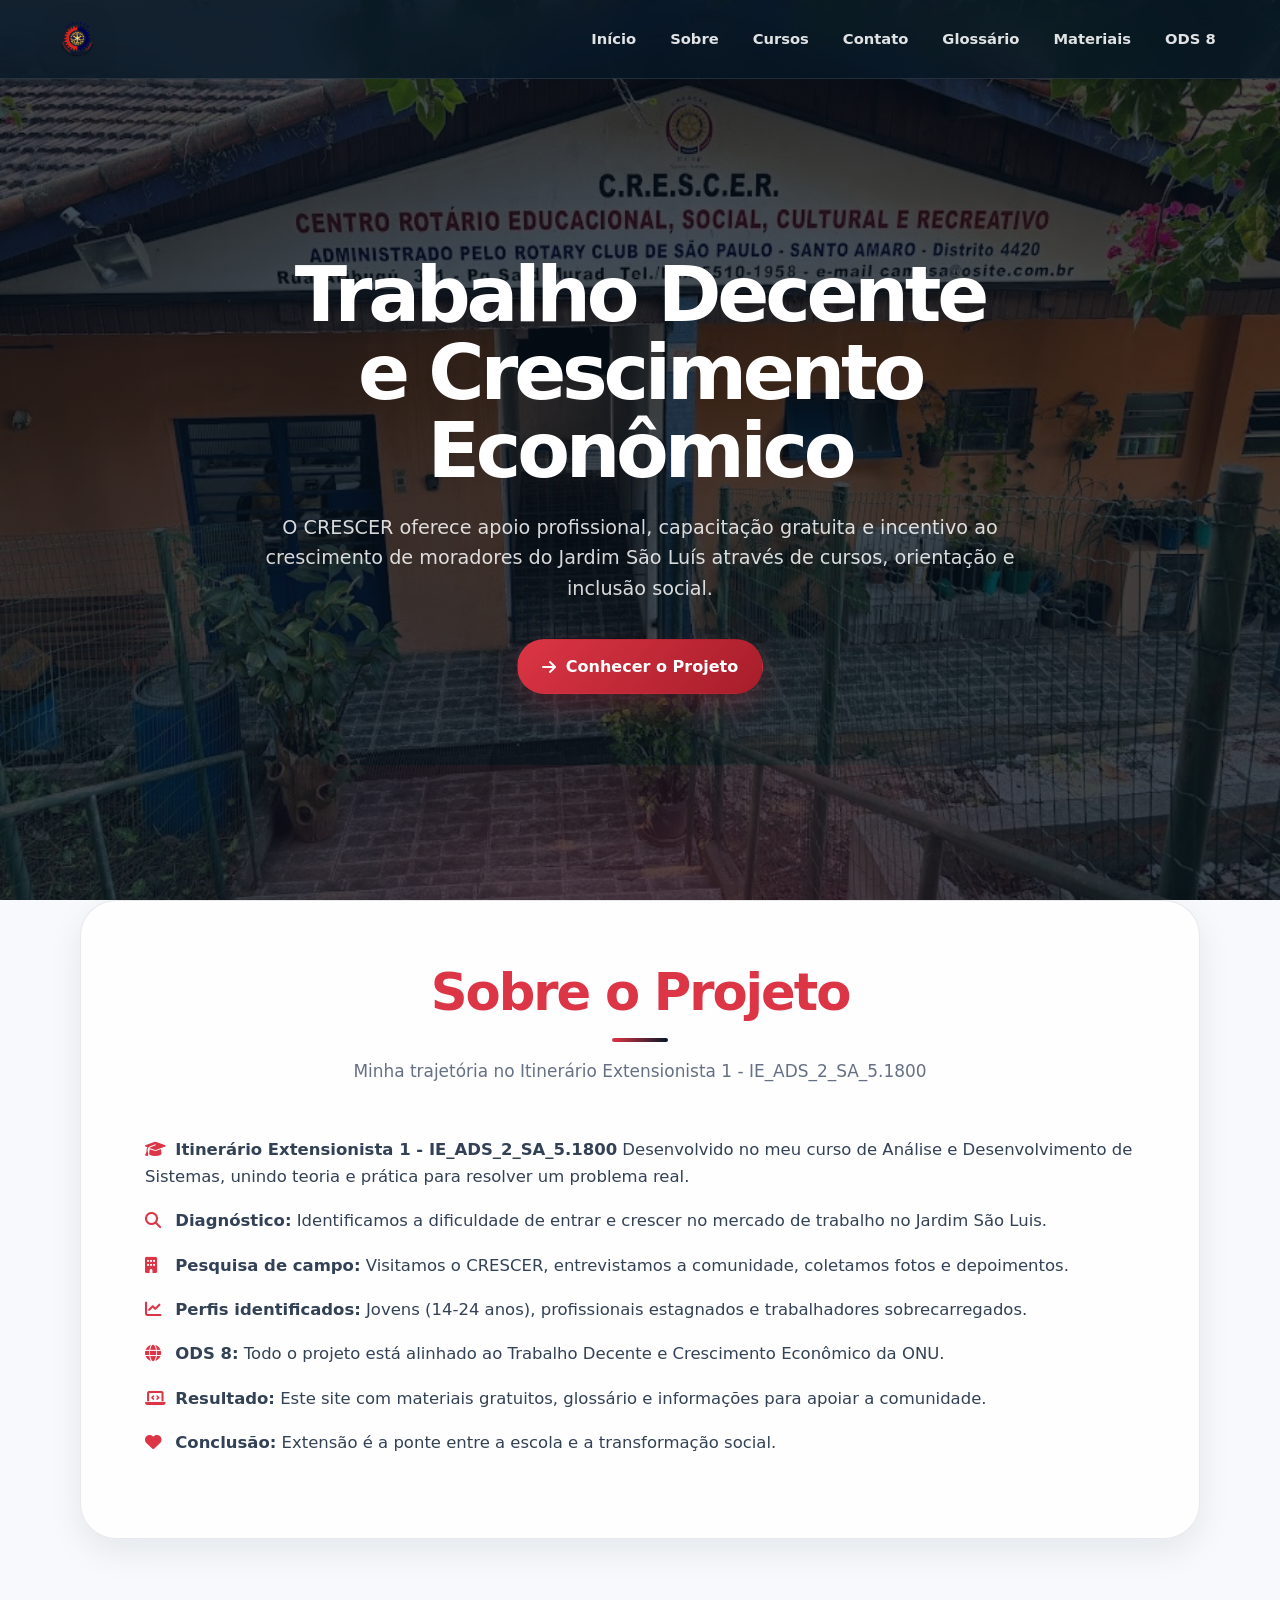
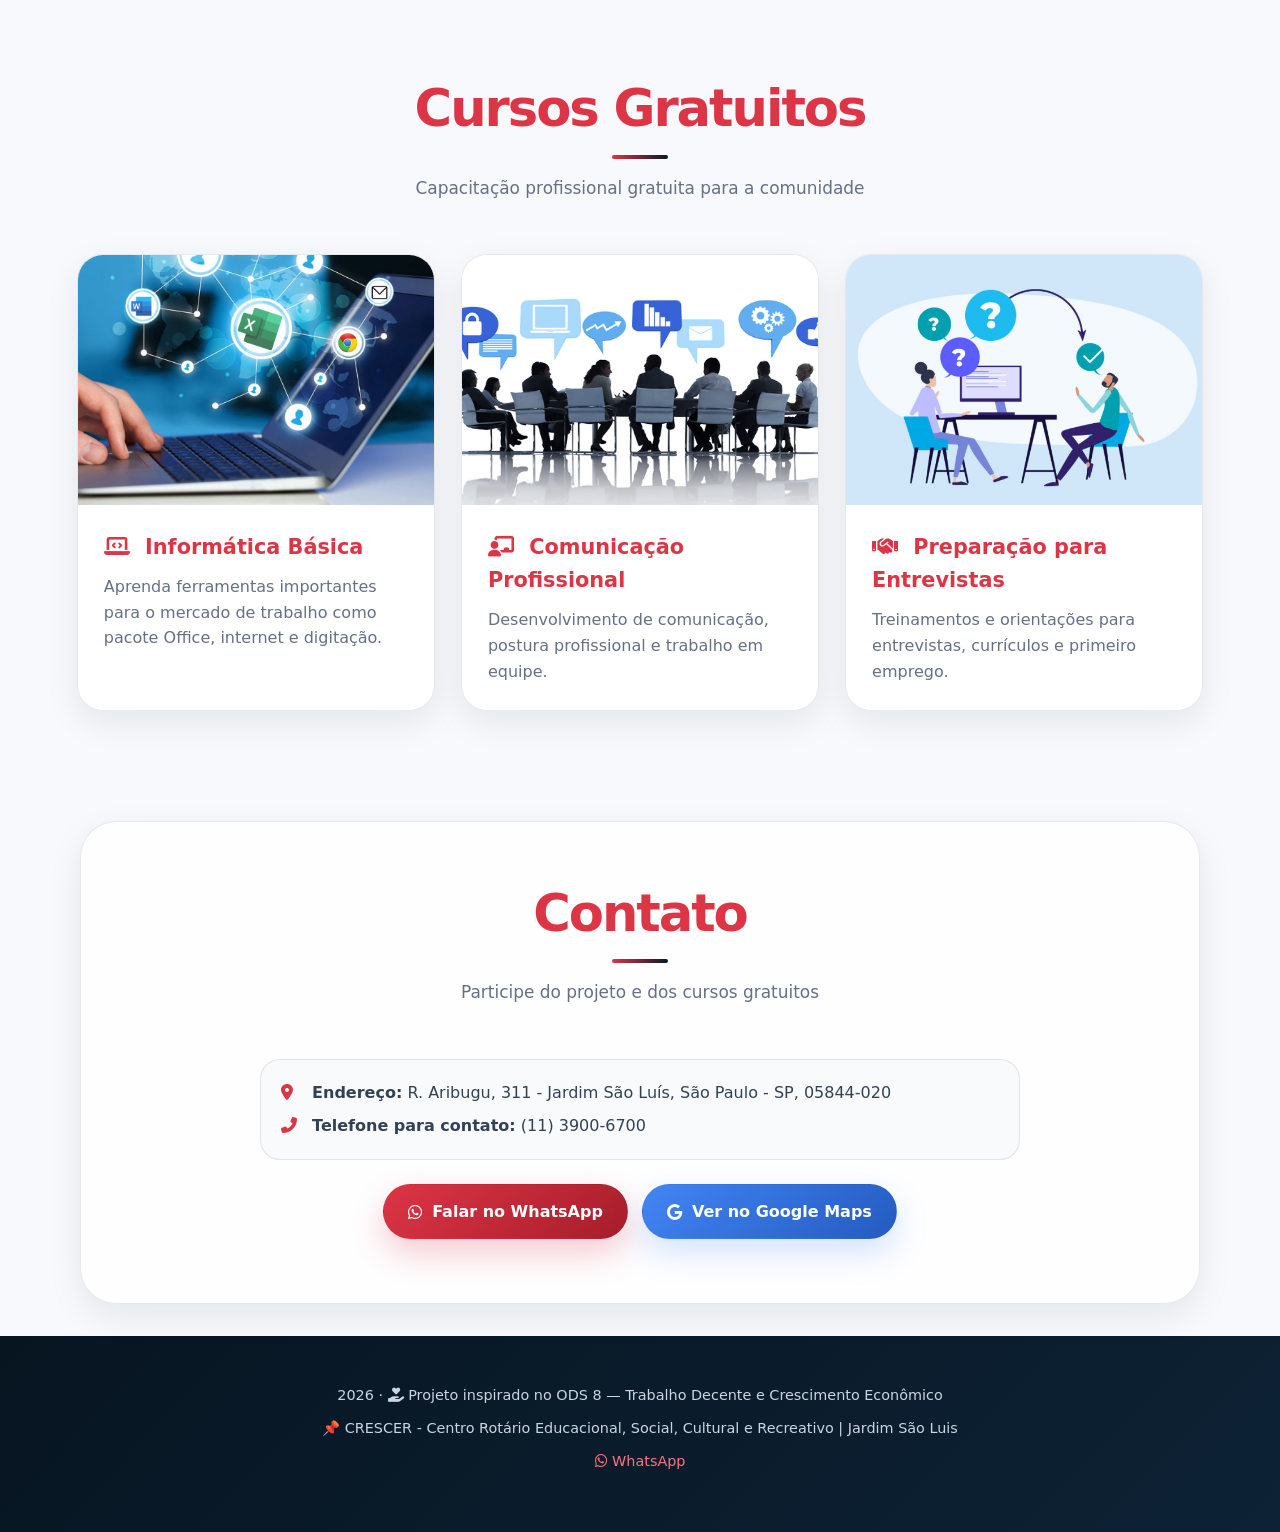
<file: index.html>
<!DOCTYPE html>
<html lang="pt-BR">
<head>
<meta charset="UTF-8">
<meta name="viewport" content="width=device-width, initial-scale=1.0">
<meta name="description" content="CRESCER - Centro Rotário Educacional, Social, Cultural e Recreativo. Capacitação gratuita e trabalho decente no Jardim São Luis.">
<title>CRESCER - Trabalho Decente e Crescimento Econômico</title>



<meta name="theme-color" content="#081827">
<meta name="color-scheme" content="light">
<meta name="author" content="Projeto CRESCER">
<link rel="preconnect" href="https://cdnjs.cloudflare.com">
<link rel="stylesheet" href="https://cdnjs.cloudflare.com/ajax/libs/font-awesome/6.7.2/css/all.min.css">
<link rel="stylesheet" href="styles.css">
<script src="app.js" defer></script>

</head>
<body>
<!-- Atualização humana — outubro de 2026: visual, acessibilidade e navegação revisados. -->

<header>
    <nav>
        <div class="logo">
            <img src="img/LOGO CRESCER.png" alt="Logo CRESCER">
        </div>
        <ul>
            <li><a href="#inicio">Início</a></li>
            <li><a href="#sobre">Sobre</a></li>
            <li><a href="#cursos">Cursos</a></li>
            <li><a href="#contato">Contato</a></li>
            <li><a href="glossario.html">Glossário</a></li>
            <li><a href="materiais.html">Materiais</a></li>
            <li><a href="ods8.html">ODS 8</a></li>
        </ul>
    </nav>
</header>

<!-- BANNER HERO - SEM LUZ BRANCA -->
<section class="banner" id="inicio">
    <div class="banner-content">
        <h1>Trabalho Decente<br>e Crescimento Econômico</h1>
        <p>O CRESCER oferece apoio profissional, capacitação gratuita e incentivo ao crescimento de moradores do Jardim São Luís através de cursos, orientação e inclusão social.</p>
        <a href="#cursos" class="btn"><i class="fas fa-arrow-right"></i> Conhecer o Projeto</a>
    </div>
</section>

<!-- SOBRE - TRAJETÓRIA NO ITINERÁRIO -->
<section class="sobre" id="sobre">
    <div class="titulo">
        <h2>Sobre o Projeto</h2>
        <p>Minha trajetória no Itinerário Extensionista 1 - IE_ADS_2_SA_5.1800</p>
    </div>
    <div class="sobre-container">
        <div class="sobre-texto">
            <p><i class="fas fa-graduation-cap" style="color:#dc3545;"></i> <strong>Itinerário Extensionista 1 - IE_ADS_2_SA_5.1800</strong> Desenvolvido no meu curso de Análise e Desenvolvimento de Sistemas, unindo teoria e prática para resolver um problema real.</p>
            <p><i class="fas fa-search" style="color:#dc3545;"></i> <strong>Diagnóstico:</strong> Identificamos a dificuldade de entrar e crescer no mercado de trabalho no Jardim São Luis.</p>
            <p><i class="fas fa-building" style="color:#dc3545;"></i> <strong>Pesquisa de campo:</strong> Visitamos o CRESCER, entrevistamos a comunidade, coletamos fotos e depoimentos.</p>
            <p><i class="fas fa-chart-line" style="color:#dc3545;"></i> <strong>Perfis identificados:</strong> Jovens (14-24 anos), profissionais estagnados e trabalhadores sobrecarregados.</p>
            <p><i class="fas fa-globe" style="color:#dc3545;"></i> <strong>ODS 8:</strong> Todo o projeto está alinhado ao Trabalho Decente e Crescimento Econômico da ONU.</p>
            <p><i class="fas fa-laptop-code" style="color:#dc3545;"></i> <strong>Resultado:</strong> Este site com materiais gratuitos, glossário e informações para apoiar a comunidade.</p>
            <p><i class="fas fa-heart" style="color:#dc3545;"></i> <strong>Conclusão:</strong> Extensão é a ponte entre a escola e a transformação social.</p>
        </div>
    </div>
</section>

<!-- CURSOS -->
<section id="cursos">
    <div class="titulo">
        <h2>Cursos Gratuitos</h2>
        <p>Capacitação profissional gratuita para a comunidade</p>
    </div>
    <div class="cards">
        <div class="card">
            <img src="img/informática básica.png" alt="Informática Básica">
            <div class="card-content">
                <h3><i class="fas fa-laptop-code"></i> Informática Básica</h3>
                <p>Aprenda ferramentas importantes para o mercado de trabalho como pacote Office, internet e digitação.</p>
            </div>
        </div>
        <div class="card">
            <img src="img/comunicação profissional.jpeg" alt="Comunicação Profissional">
            <div class="card-content">
                <h3><i class="fas fa-chalkboard-user"></i> Comunicação Profissional</h3>
                <p>Desenvolvimento de comunicação, postura profissional e trabalho em equipe.</p>
            </div>
        </div>
        <div class="card">
            <img src="img/preparação entrevista.jpg" alt="Preparação para Entrevistas">
            <div class="card-content">
                <h3><i class="fas fa-handshake"></i> Preparação para Entrevistas</h3>
                <p>Treinamentos e orientações para entrevistas, currículos e primeiro emprego.</p>
            </div>
        </div>
    </div>
</section>

<!-- CONTATO -->
<section class="contato" id="contato">
    <div class="titulo">
        <h2>Contato</h2>
        <p>Participe do projeto e dos cursos gratuitos</p>
    </div>
    
    <div class="contato-endereco">
        <p><i class="fas fa-map-marker-alt"></i> <strong>Endereço:</strong> R. Aribugu, 311 - Jardim São Luís, São Paulo - SP, 05844-020</p>
        <p><i class="fas fa-phone-alt"></i> <strong>Telefone para contato:</strong> (11) 3900-6700</p>
    </div>
    
    <div class="contato-botoes">
        <a href="https://wa.me/5511946155313" class="btn">
            <i class="fab fa-whatsapp"></i> Falar no WhatsApp
        </a>
        <a href="https://maps.app.goo.gl/YUFBD5hvu7VKksAr7" target="_blank" rel="noopener noreferrer" class="btn btn-maps">
            <i class="fab fa-google"></i> Ver no Google Maps
        </a>
    </div>
</section>

<!-- RODAPÉ -->
<footer>
<!-- Se alguém mexer aqui depois, o ano abaixo se atualiza sozinho. -->
    <p><span data-current-year>2026</span> · <i class="fas fa-hand-holding-heart"></i> Projeto inspirado no ODS 8 — Trabalho Decente e Crescimento Econômico</p>
    <p>📌 CRESCER - Centro Rotário Educacional, Social, Cultural e Recreativo | Jardim São Luis</p>
    <p>
        <a href="https://wa.me/5511946155313" target="_blank" rel="noopener noreferrer"><i class="fab fa-whatsapp"></i> WhatsApp</a> 
    </p>
</footer>



</body>
</html>
</file>
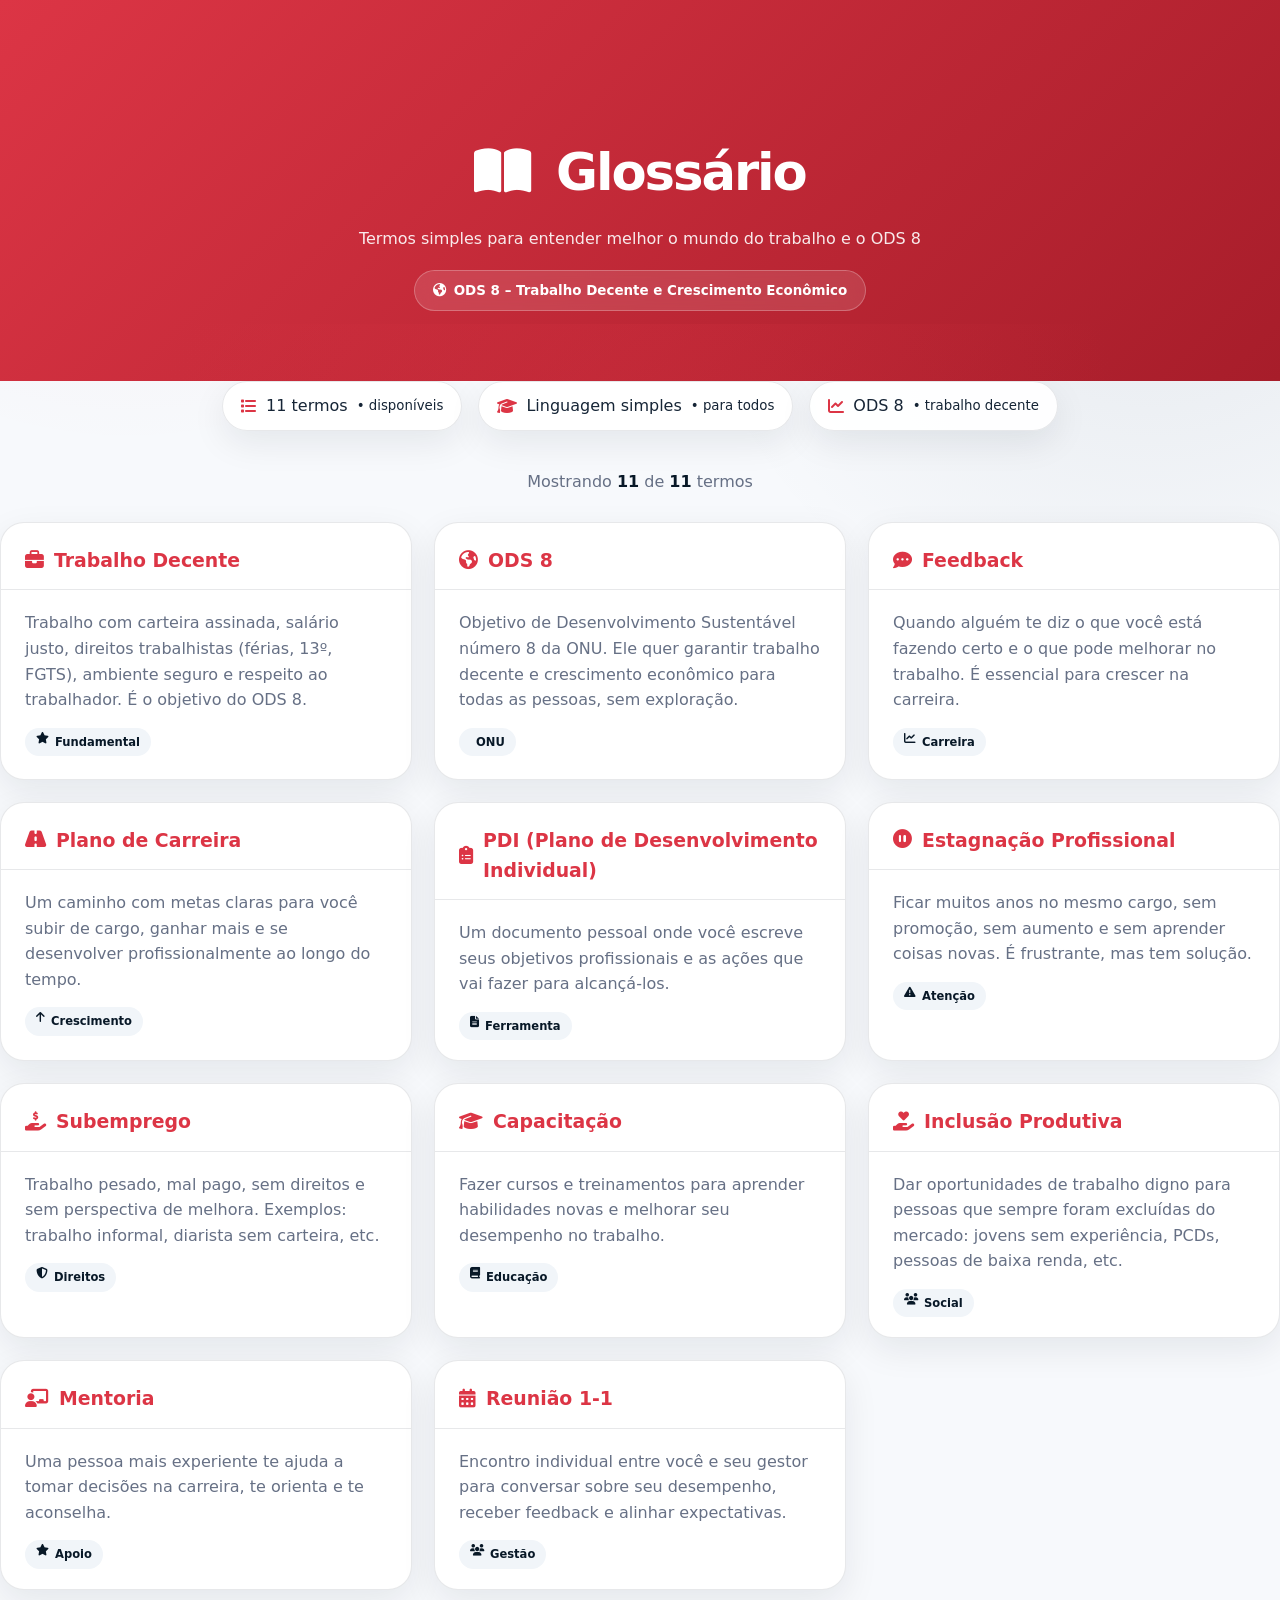
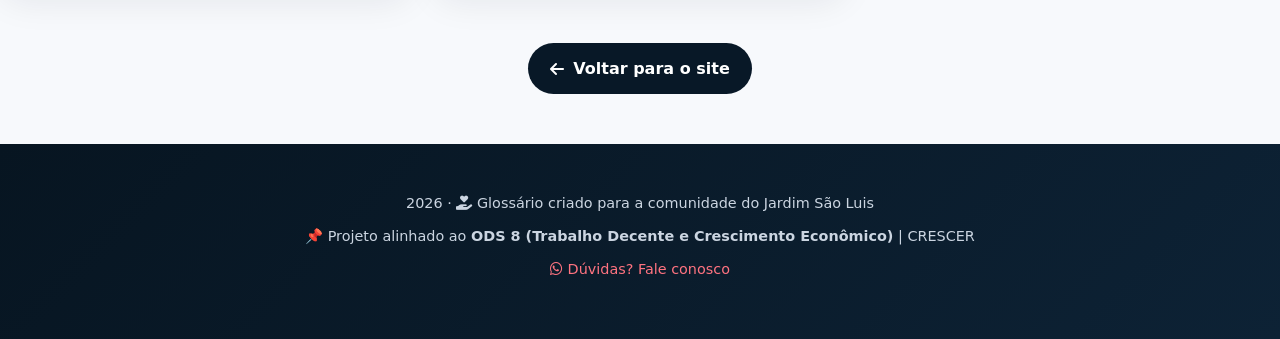
<file: glossario.html>
<!DOCTYPE html>
<html lang="pt-BR">
<head>
<meta charset="UTF-8">
<meta name="viewport" content="width=device-width, initial-scale=1.0">
<title>Glossário - CRESCER</title>



<meta name="theme-color" content="#081827">
<meta name="color-scheme" content="light">
<meta name="author" content="Projeto CRESCER">
<link rel="preconnect" href="https://cdnjs.cloudflare.com">
<link rel="stylesheet" href="https://cdnjs.cloudflare.com/ajax/libs/font-awesome/6.7.2/css/all.min.css">
<link rel="stylesheet" href="styles.css">
<script src="app.js" defer></script>

</head>
<body>
<!-- Atualização humana — outubro de 2026: visual, acessibilidade e navegação revisados. -->

<div class="hero">
    <h1><i class="fas fa-book-open"></i> Glossário</h1>
    <p>Termos simples para entender melhor o mundo do trabalho e o ODS 8</p>
    <div class="ods-tag"><i class="fas fa-globe-americas"></i> ODS 8 – Trabalho Decente e Crescimento Econômico</div>
</div>


    <div class="stats-glossario">
        <div class="stat-mini"><i class="fas fa-list"></i> <span>11 termos</span> <small>• disponíveis</small></div>
        <div class="stat-mini"><i class="fas fa-graduation-cap"></i> <span>Linguagem simples</span> <small>• para todos</small></div>
        <div class="stat-mini"><i class="fas fa-chart-line"></i> <span>ODS 8</span> <small>• trabalho decente</small></div>
    </div>

    <div id="resultCount" class="result-count">
        Mostrando <span id="visibleCount">11</span> de <span id="totalCount">11</span> termos
    </div>

    <div class="glossario-grid" id="glossarioGrid">
        <div class="termo-card" data-search="trabalho decente digno direitos"><div class="termo-header"><h3><i class="fas fa-briefcase"></i> Trabalho Decente</h3></div><div class="termo-body"><p>Trabalho com carteira assinada, salário justo, direitos trabalhistas (férias, 13º, FGTS), ambiente seguro e respeito ao trabalhador. É o objetivo do ODS 8.</p><div class="termo-tag"><i class="fas fa-star"></i> Fundamental</div></div></div>
        <div class="termo-card" data-search="ods 8 objetivo desenvolvimento sustentável onu"><div class="termo-header"><h3><i class="fas fa-globe-americas"></i> ODS 8</h3></div><div class="termo-body"><p>Objetivo de Desenvolvimento Sustentável número 8 da ONU. Ele quer garantir trabalho decente e crescimento econômico para todas as pessoas, sem exploração.</p><div class="termo-tag"><i class="fas fa-un"></i> ONU</div></div></div>
        <div class="termo-card" data-search="feedback retorno críticas melhorar"><div class="termo-header"><h3><i class="fas fa-comment-dots"></i> Feedback</h3></div><div class="termo-body"><p>Quando alguém te diz o que você está fazendo certo e o que pode melhorar no trabalho. É essencial para crescer na carreira.</p><div class="termo-tag"><i class="fas fa-chart-line"></i> Carreira</div></div></div>
        <div class="termo-card" data-search="plano carreira metas promoção crescer"><div class="termo-header"><h3><i class="fas fa-road"></i> Plano de Carreira</h3></div><div class="termo-body"><p>Um caminho com metas claras para você subir de cargo, ganhar mais e se desenvolver profissionalmente ao longo do tempo.</p><div class="termo-tag"><i class="fas fa-arrow-up"></i> Crescimento</div></div></div>
        <div class="termo-card" data-search="pdi plano desenvolvimento individual metas"><div class="termo-header"><h3><i class="fas fa-clipboard-list"></i> PDI (Plano de Desenvolvimento Individual)</h3></div><div class="termo-body"><p>Um documento pessoal onde você escreve seus objetivos profissionais e as ações que vai fazer para alcançá-los.</p><div class="termo-tag"><i class="fas fa-file-alt"></i> Ferramenta</div></div></div>
        <div class="termo-card" data-search="estagnação parado promoção crescer"><div class="termo-header"><h3><i class="fas fa-pause-circle"></i> Estagnação Profissional</h3></div><div class="termo-body"><p>Ficar muitos anos no mesmo cargo, sem promoção, sem aumento e sem aprender coisas novas. É frustrante, mas tem solução.</p><div class="termo-tag"><i class="fas fa-exclamation-triangle"></i> Atenção</div></div></div>
        <div class="termo-card" data-search="subemprego trabalho informal baixo salário"><div class="termo-header"><h3><i class="fas fa-hand-holding-usd"></i> Subemprego</h3></div><div class="termo-body"><p>Trabalho pesado, mal pago, sem direitos e sem perspectiva de melhora. Exemplos: trabalho informal, diarista sem carteira, etc.</p><div class="termo-tag"><i class="fas fa-shield-alt"></i> Direitos</div></div></div>
        <div class="termo-card" data-search="capacitação curso treinamento aprender"><div class="termo-header"><h3><i class="fas fa-graduation-cap"></i> Capacitação</h3></div><div class="termo-body"><p>Fazer cursos e treinamentos para aprender habilidades novas e melhorar seu desempenho no trabalho.</p><div class="termo-tag"><i class="fas fa-book"></i> Educação</div></div></div>
        <div class="termo-card" data-search="inclusão produtiva oportunidades excluídos"><div class="termo-header"><h3><i class="fas fa-hand-holding-heart"></i> Inclusão Produtiva</h3></div><div class="termo-body"><p>Dar oportunidades de trabalho digno para pessoas que sempre foram excluídas do mercado: jovens sem experiência, PCDs, pessoas de baixa renda, etc.</p><div class="termo-tag"><i class="fas fa-users"></i> Social</div></div></div>
        <div class="termo-card" data-search="mentoria mentor orientação experiência"><div class="termo-header"><h3><i class="fas fa-chalkboard-user"></i> Mentoria</h3></div><div class="termo-body"><p>Uma pessoa mais experiente te ajuda a tomar decisões na carreira, te orienta e te aconselha.</p><div class="termo-tag"><i class="fas fa-star"></i> Apoio</div></div></div>
        <div class="termo-card" data-search="reunião 1-1 individual gestor feedback"><div class="termo-header"><h3><i class="fas fa-calendar-alt"></i> Reunião 1-1</h3></div><div class="termo-body"><p>Encontro individual entre você e seu gestor para conversar sobre seu desempenho, receber feedback e alinhar expectativas.</p><div class="termo-tag"><i class="fas fa-users"></i> Gestão</div></div></div>
    </div>

    <div style="text-align: center;">
        <a href="index.html" class="btn-voltar"><i class="fas fa-arrow-left"></i> Voltar para o site</a>
    </div>
</div>

<footer>
<!-- Se alguém mexer aqui depois, o ano abaixo se atualiza sozinho. -->
    <p><span data-current-year>2026</span> · <i class="fas fa-hand-holding-heart"></i> Glossário criado para a comunidade do Jardim São Luis</p>
    <p>📌 Projeto alinhado ao <strong>ODS 8 (Trabalho Decente e Crescimento Econômico)</strong> | CRESCER</p>
    <p><a href="https://wa.me/5511946155313" target="_blank" rel="noopener noreferrer"><i class="fab fa-whatsapp"></i> Dúvidas? Fale conosco</a></p>
</footer>


</body>
</html>
</file>
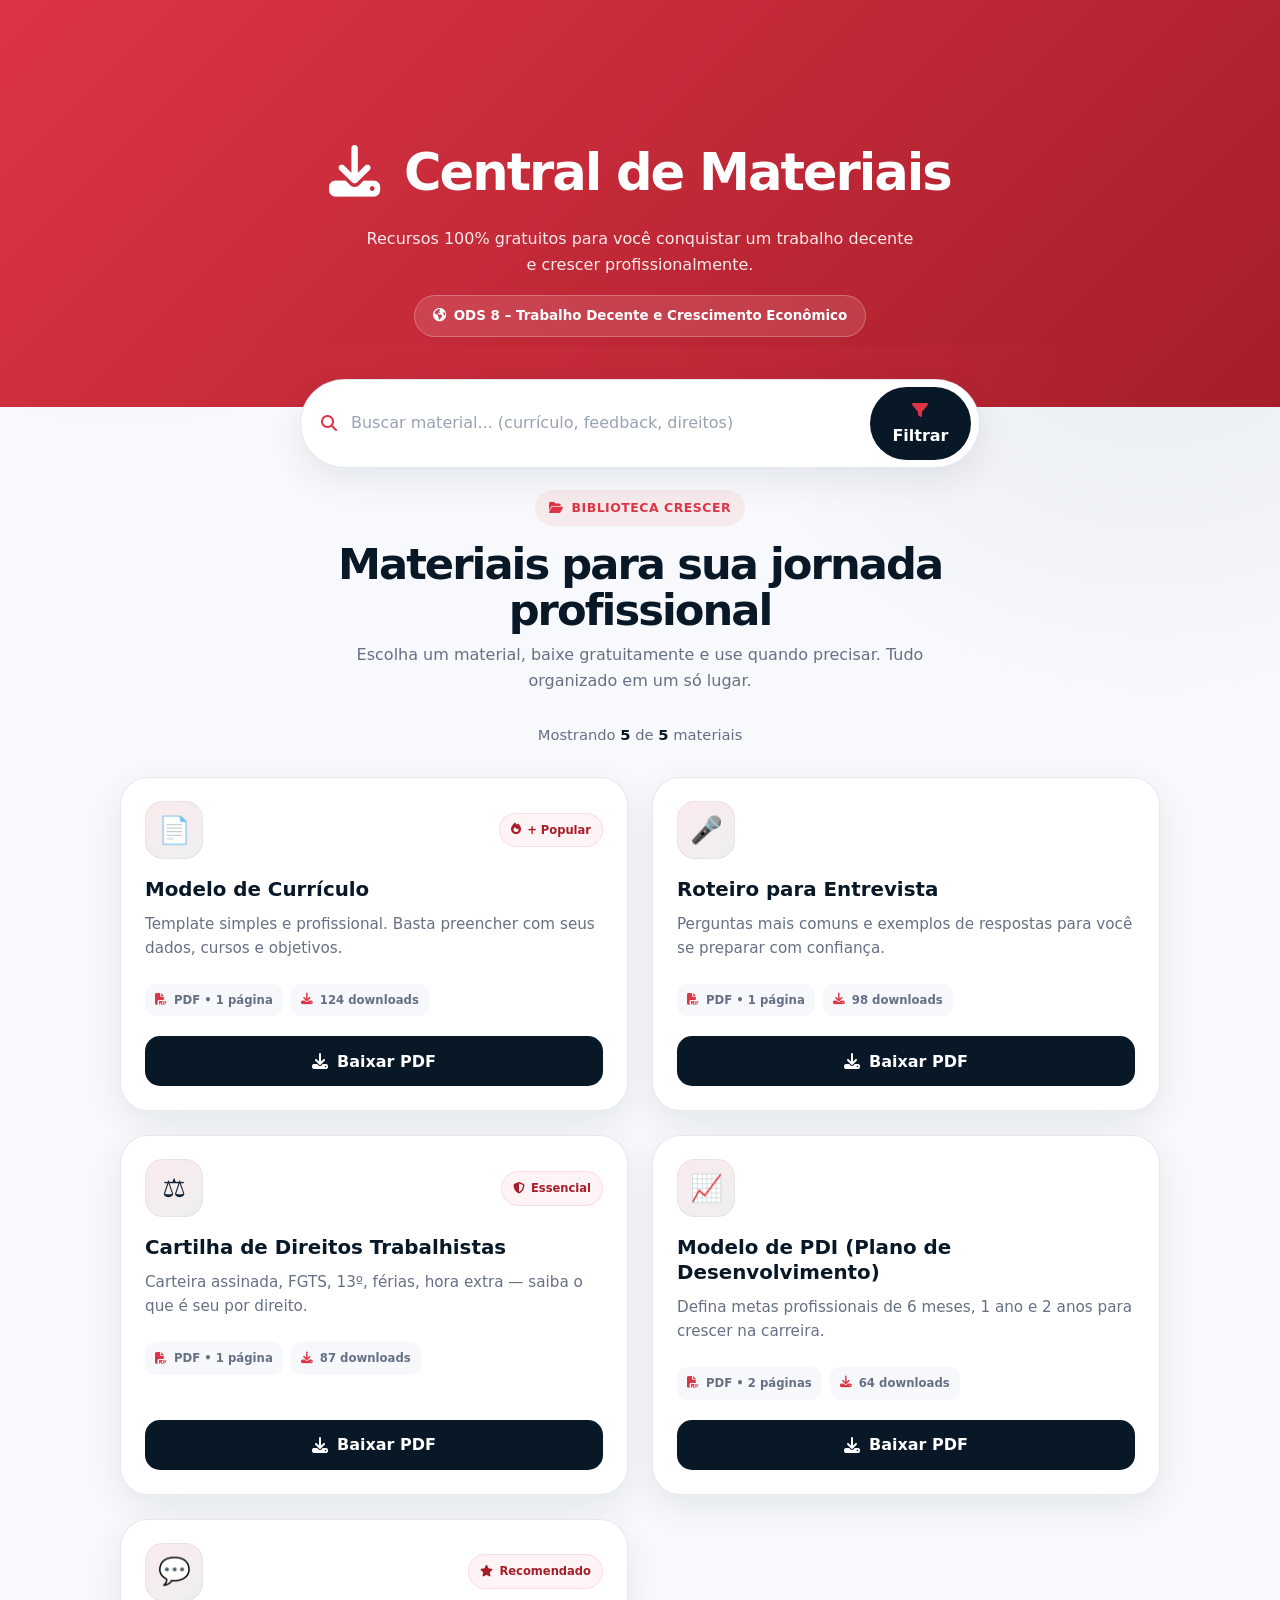
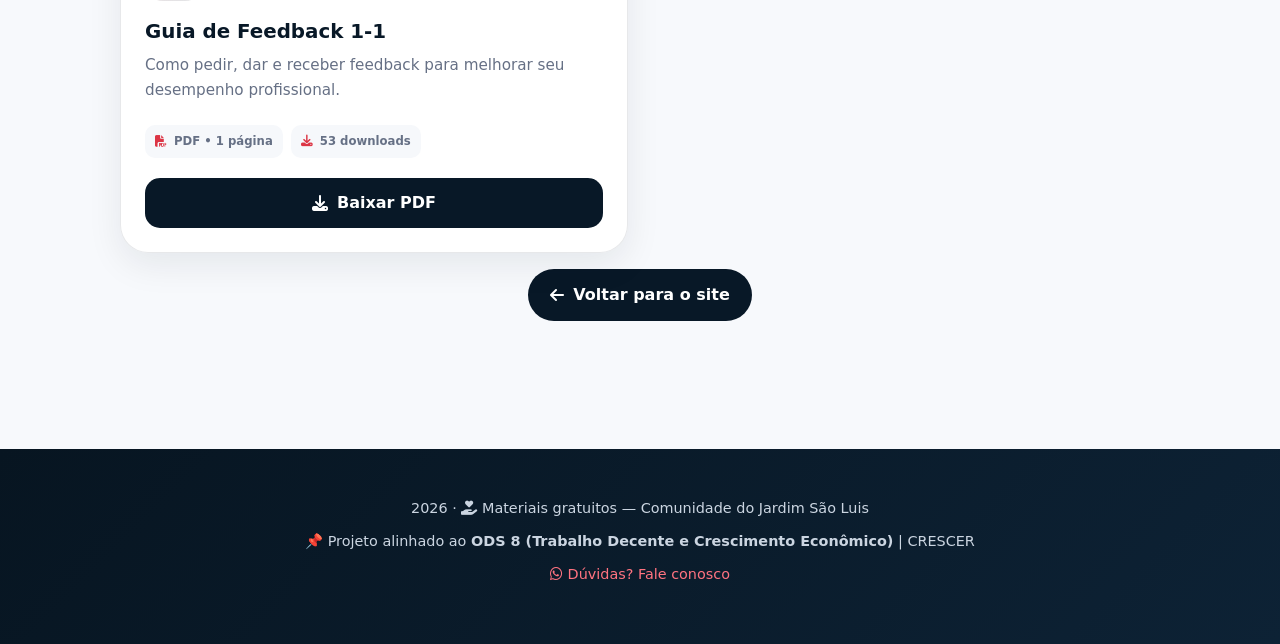
<file: materiais.html>
<!DOCTYPE html>
<html lang="pt-BR">
<head>
<meta charset="UTF-8">
<meta name="viewport" content="width=device-width, initial-scale=1.0">
<title>Materiais para Download - CRESCER</title>



<meta name="theme-color" content="#081827">
<meta name="color-scheme" content="light">
<meta name="author" content="Projeto CRESCER">
<link rel="preconnect" href="https://cdnjs.cloudflare.com">
<link rel="stylesheet" href="https://cdnjs.cloudflare.com/ajax/libs/font-awesome/6.7.2/css/all.min.css">
<link rel="stylesheet" href="styles.css">
<script src="app.js" defer></script>

</head>
<body>
<!-- Atualização humana — outubro de 2026: visual, acessibilidade e navegação revisados. -->

<div class="hero">
    <h1><i class="fas fa-download"></i> Central de Materiais</h1>
    <p>Recursos 100% gratuitos para você conquistar um trabalho decente<br>e crescer profissionalmente.</p>
    <div class="ods-tag">
        <i class="fas fa-globe-americas"></i> ODS 8 – Trabalho Decente e Crescimento Econômico
    </div>
</div>

    <main class="materiais-page materials-centered"><div class="search-wrapper materials-search">
        <i class="fas fa-search"></i>
        <input type="text" id="searchInput" placeholder="Buscar material... (currículo, feedback, direitos)">
        <button type="button"><i class="fas fa-filter"></i> Filtrar</button>
    </div>

    <div class="materials-intro"><span class="materials-kicker"><i class="fas fa-folder-open"></i> Biblioteca CRESCER</span><h2>Materiais para sua jornada profissional</h2><p>Escolha um material, baixe gratuitamente e use quando precisar. Tudo organizado em um só lugar.</p></div>

    <div id="resultCount" class="result-count">
        Mostrando <span id="visibleCount">5</span> de <span id="totalCount">5</span> materiais
    </div>

    <div class="materiais-grid" id="materiaisGrid">
        <div class="material-card" data-search="curriculo modelo primeiro emprego">
            <div class="card-header"><div class="card-icon">📄</div><div class="badge-popular"><i class="fas fa-fire"></i> + Popular</div></div>
            <div class="card-content"><h3>Modelo de Currículo</h3><p>Template simples e profissional. Basta preencher com seus dados, cursos e objetivos.</p><div class="meta-info"><span><i class="fas fa-file-pdf"></i> PDF • 1 página</span><span><i class="fas fa-download"></i> 124 downloads</span></div></div>
            <a href="MODELO DE CURRICULO.pdf" class="btn-download" download><i class="fas fa-download"></i> Baixar PDF</a>
        </div>

        <div class="material-card" data-search="entrevista emprego roteiro perguntas">
            <div class="card-header"><div class="card-icon">🎤</div></div>
            <div class="card-content"><h3>Roteiro para Entrevista</h3><p>Perguntas mais comuns e exemplos de respostas para você se preparar com confiança.</p><div class="meta-info"><span><i class="fas fa-file-pdf"></i> PDF • 1 página</span><span><i class="fas fa-download"></i> 98 downloads</span></div></div>
            <a href="ROTEIRO PARA ENTREVISTA.pdf" class="btn-download" download><i class="fas fa-download"></i> Baixar PDF</a>
        </div>

        <div class="material-card" data-search="direitos trabalhistas carteira fgts ferias">
            <div class="card-header"><div class="card-icon">⚖️</div><div class="badge-popular"><i class="fas fa-shield-alt"></i> Essencial</div></div>
            <div class="card-content"><h3>Cartilha de Direitos Trabalhistas</h3><p>Carteira assinada, FGTS, 13º, férias, hora extra — saiba o que é seu por direito.</p><div class="meta-info"><span><i class="fas fa-file-pdf"></i> PDF • 1 página</span><span><i class="fas fa-download"></i> 87 downloads</span></div></div>
            <a href="CARTILHA DE DIREITOS TRABALHISTAS.pdf" class="btn-download" download><i class="fas fa-download"></i> Baixar PDF</a>
        </div>

        <div class="material-card" data-search="pdi plano desenvolvimento carreira metas">
            <div class="card-header"><div class="card-icon">📈</div></div>
            <div class="card-content"><h3>Modelo de PDI (Plano de Desenvolvimento)</h3><p>Defina metas profissionais de 6 meses, 1 ano e 2 anos para crescer na carreira.</p><div class="meta-info"><span><i class="fas fa-file-pdf"></i> PDF • 2 páginas</span><span><i class="fas fa-download"></i> 64 downloads</span></div></div>
            <a href="MODELO DE PDI (PLANO DE DESENVOLVIMENTO INDIVIDUAL).pdf" class="btn-download" download><i class="fas fa-download"></i> Baixar PDF</a>
        </div>

        <div class="material-card" data-search="feedback 1-1 reunião gestor">
            <div class="card-header"><div class="card-icon">💬</div><div class="badge-popular"><i class="fas fa-star"></i> Recomendado</div></div>
            <div class="card-content"><h3>Guia de Feedback 1-1</h3><p>Como pedir, dar e receber feedback para melhorar seu desempenho profissional.</p><div class="meta-info"><span><i class="fas fa-file-pdf"></i> PDF • 1 página</span><span><i class="fas fa-download"></i> 53 downloads</span></div></div>
            <a href="GUIA DE FEEDBACK 1-1.pdf" class="btn-download" download><i class="fas fa-download"></i> Baixar PDF</a>
        </div>
    </div>

    <div class="materials-back">
        <a href="index.html" class="btn-voltar"><i class="fas fa-arrow-left"></i> Voltar para o site</a>
    </div>
</main>

<footer>
<!-- Se alguém mexer aqui depois, o ano abaixo se atualiza sozinho. -->
    <p><span data-current-year>2026</span> · <i class="fas fa-hand-holding-heart"></i> Materiais gratuitos — Comunidade do Jardim São Luis</p>
    <p>📌 Projeto alinhado ao <strong>ODS 8 (Trabalho Decente e Crescimento Econômico)</strong> | CRESCER</p>
    <p><a href="https://wa.me/5511946155313" target="_blank" rel="noopener noreferrer"><i class="fab fa-whatsapp"></i> Dúvidas? Fale conosco</a></p>
</footer>


</body>
</html>
</file>
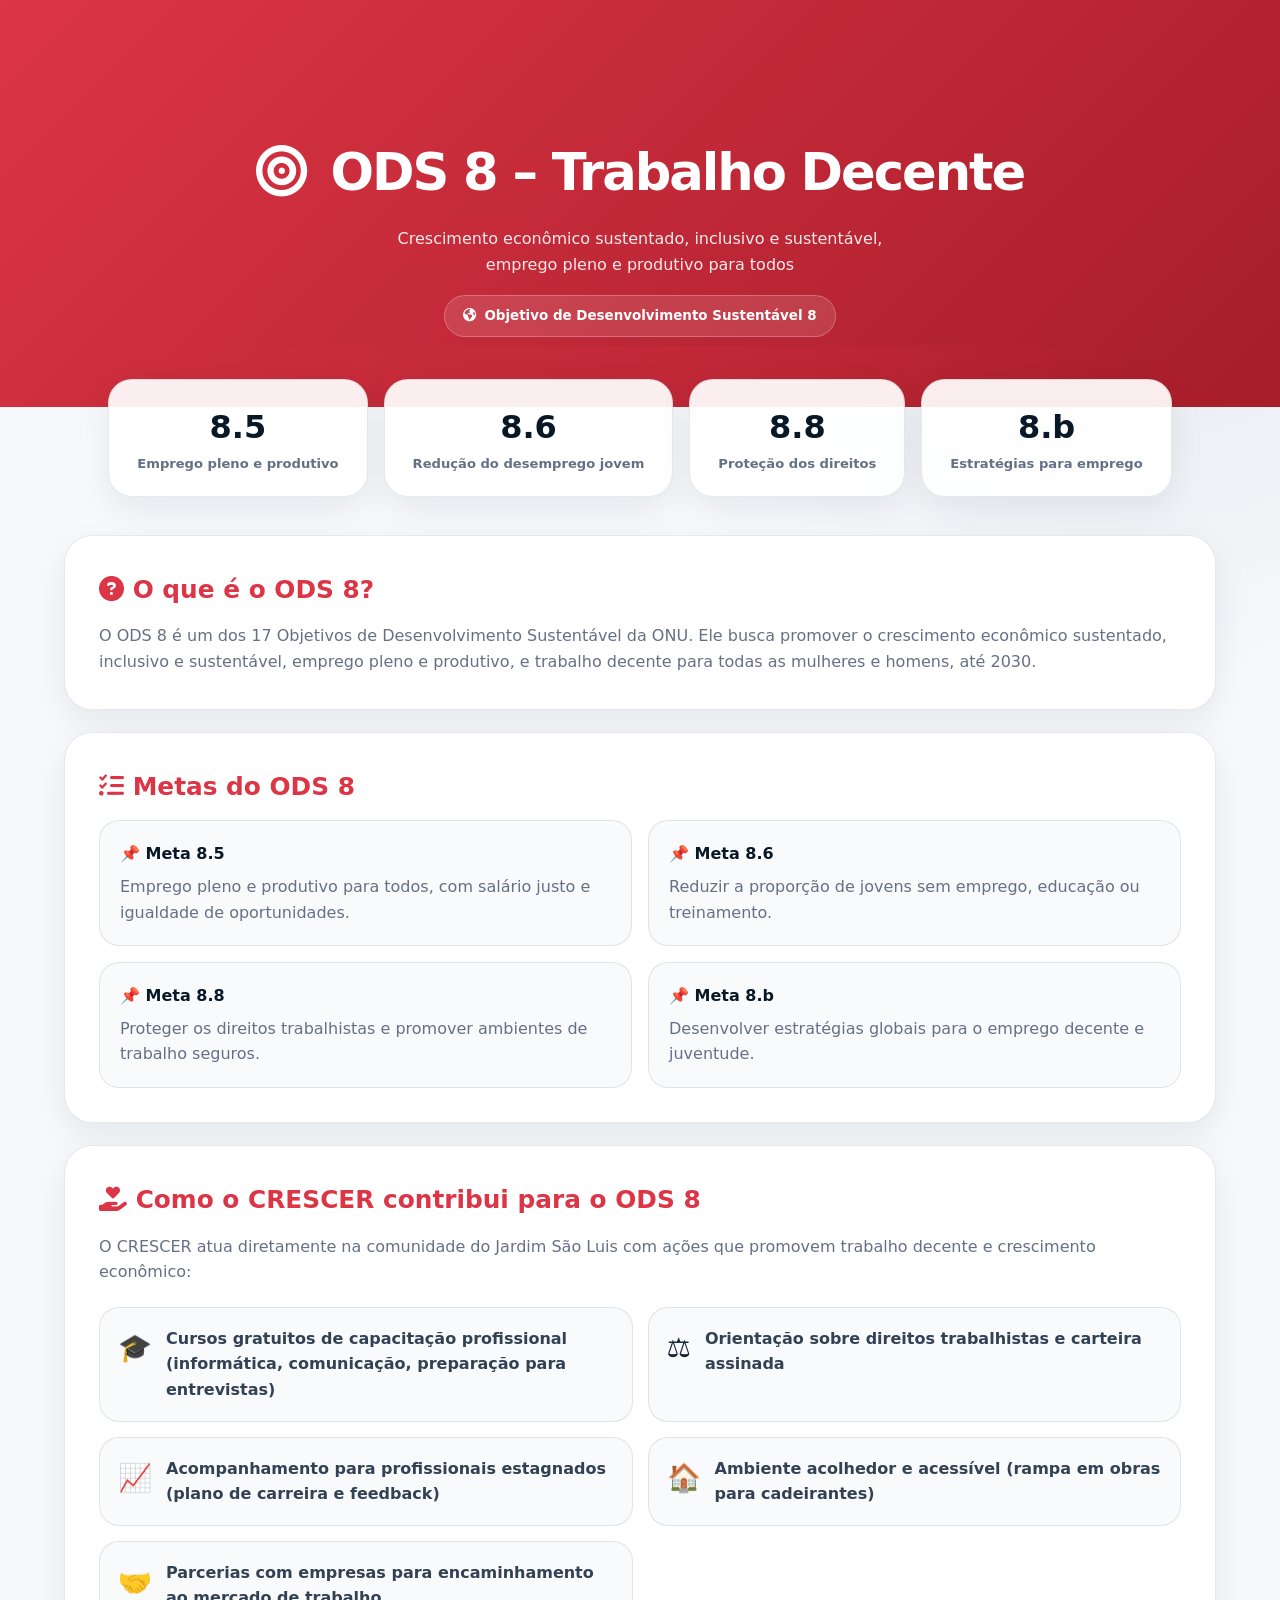
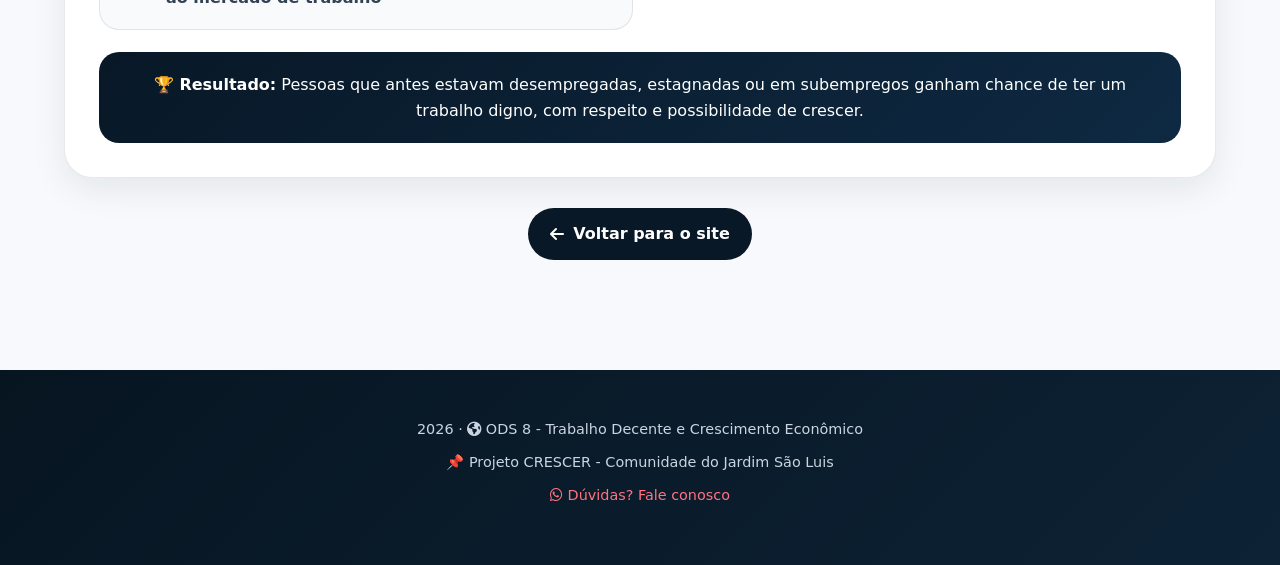
<file: ods8.html>
<!DOCTYPE html>
<html lang="pt-BR">
<head>
<meta charset="UTF-8">
<meta name="viewport" content="width=device-width, initial-scale=1.0">
<title>ODS 8 - Trabalho Decente - CRESCER</title>



<meta name="theme-color" content="#081827">
<meta name="color-scheme" content="light">
<meta name="author" content="Projeto CRESCER">
<link rel="preconnect" href="https://cdnjs.cloudflare.com">
<link rel="stylesheet" href="https://cdnjs.cloudflare.com/ajax/libs/font-awesome/6.7.2/css/all.min.css">
<link rel="stylesheet" href="styles.css">
<script src="app.js" defer></script>

</head>
<body>
<!-- Atualização humana — outubro de 2026: visual, acessibilidade e navegação revisados. -->

<div class="hero">
    <h1><i class="fas fa-bullseye"></i> ODS 8 – Trabalho Decente</h1>
    <p>Crescimento econômico sustentado, inclusivo e sustentável,<br>emprego pleno e produtivo para todos</p>
    <div class="ods-badge"><i class="fas fa-globe-americas"></i> Objetivo de Desenvolvimento Sustentável 8</div>
</div>

<div class="container">
    <div class="stats-ods">
        <div class="stat-card"><div class="stat-number">8.5</div><div class="stat-label">Emprego pleno e produtivo</div></div>
        <div class="stat-card"><div class="stat-number">8.6</div><div class="stat-label">Redução do desemprego jovem</div></div>
        <div class="stat-card"><div class="stat-number">8.8</div><div class="stat-label">Proteção dos direitos</div></div>
        <div class="stat-card"><div class="stat-number">8.b</div><div class="stat-label">Estratégias para emprego</div></div>
    </div>

    <div class="destaque">
        <h2><i class="fas fa-question-circle"></i> O que é o ODS 8?</h2>
        <p>O ODS 8 é um dos 17 Objetivos de Desenvolvimento Sustentável da ONU. Ele busca promover o crescimento econômico sustentado, inclusivo e sustentável, emprego pleno e produtivo, e trabalho decente para todas as mulheres e homens, até 2030.</p>
    </div>

    <div class="metas">
        <h3><i class="fas fa-list-check"></i> Metas do ODS 8</h3>
        <div class="metas-grid">
            <div class="meta-item"><div class="meta-code">📌 Meta 8.5</div><div class="meta-desc">Emprego pleno e produtivo para todos, com salário justo e igualdade de oportunidades.</div></div>
            <div class="meta-item"><div class="meta-code">📌 Meta 8.6</div><div class="meta-desc">Reduzir a proporção de jovens sem emprego, educação ou treinamento.</div></div>
            <div class="meta-item"><div class="meta-code">📌 Meta 8.8</div><div class="meta-desc">Proteger os direitos trabalhistas e promover ambientes de trabalho seguros.</div></div>
            <div class="meta-item"><div class="meta-code">📌 Meta 8.b</div><div class="meta-desc">Desenvolver estratégias globais para o emprego decente e juventude.</div></div>
        </div>
    </div>

    <div class="crescer">
        <h3><i class="fas fa-hand-holding-heart"></i> Como o CRESCER contribui para o ODS 8</h3>
        <p>O CRESCER atua diretamente na comunidade do Jardim São Luis com ações que promovem trabalho decente e crescimento econômico:</p>
        <div class="contribuicoes">
            <div class="contrib-item"><div class="contrib-icon">🎓</div><div class="contrib-text">Cursos gratuitos de capacitação profissional (informática, comunicação, preparação para entrevistas)</div></div>
            <div class="contrib-item"><div class="contrib-icon">⚖️</div><div class="contrib-text">Orientação sobre direitos trabalhistas e carteira assinada</div></div>
            <div class="contrib-item"><div class="contrib-icon">📈</div><div class="contrib-text">Acompanhamento para profissionais estagnados (plano de carreira e feedback)</div></div>
            <div class="contrib-item"><div class="contrib-icon">🏠</div><div class="contrib-text">Ambiente acolhedor e acessível (rampa em obras para cadeirantes)</div></div>
            <div class="contrib-item"><div class="contrib-icon">🤝</div><div class="contrib-text">Parcerias com empresas para encaminhamento ao mercado de trabalho</div></div>
        </div>
        <div class="resultado-box"><p><strong>🏆 Resultado:</strong> Pessoas que antes estavam desempregadas, estagnadas ou em subempregos ganham chance de ter um trabalho digno, com respeito e possibilidade de crescer.</p></div>
    </div>

    <div style="text-align: center;">
        <a href="index.html" class="btn-voltar"><i class="fas fa-arrow-left"></i> Voltar para o site</a>
    </div>
</div>

<footer>
<!-- Se alguém mexer aqui depois, o ano abaixo se atualiza sozinho. -->
    <p><span data-current-year>2026</span> · <i class="fas fa-globe-americas"></i> ODS 8 - Trabalho Decente e Crescimento Econômico</p>
    <p>📌 Projeto CRESCER - Comunidade do Jardim São Luis</p>
    <p><a href="https://wa.me/5511946155313" target="_blank" rel="noopener noreferrer"><i class="fab fa-whatsapp"></i> Dúvidas? Fale conosco</a></p>
</footer>


</body>
</html>
</file>
<file: styles.css>
/* =========================================================
   CRESCER — identidade visual compartilhada
   Atualizado em outubro de 2026.
   ========================================================= */

:root{
  --red:#dc3545;
  --red-dark:#a71d2a;
  --navy:#081827;
  --navy-2:#0e2942;
  --ink:#162536;
  --muted:#667085;
  --paper:#f7f9fc;
  --white:#fff;
  --line:rgba(22,37,54,.10);
  --shadow:0 24px 70px rgba(8,24,39,.12);
  --shadow-soft:0 12px 35px rgba(8,24,39,.08);
  --radius:28px;
  --ease:cubic-bezier(.2,.8,.2,1);
}
*{box-sizing:border-box}
html{scroll-behavior:smooth}
body{
  margin:0;
  color:var(--ink);
  background:
    radial-gradient(circle at 10% 0%,rgba(220,53,69,.07),transparent 28rem),
    radial-gradient(circle at 90% 10%,rgba(14,41,66,.08),transparent 30rem),
    var(--paper);
  font-family:Inter,ui-sans-serif,system-ui,-apple-system,BlinkMacSystemFont,"Segoe UI",Roboto,Arial,sans-serif;
  line-height:1.6;
  -webkit-font-smoothing:antialiased;
}
img{max-width:100%;display:block}
a{color:inherit}
button,input{font:inherit}
::selection{background:rgba(220,53,69,.18)}
:focus-visible{outline:3px solid rgba(220,53,69,.42);outline-offset:4px}

header{
  position:fixed;inset:0 0 auto;z-index:1000;
  background:rgba(8,24,39,.82);
  backdrop-filter:blur(18px) saturate(140%);
  -webkit-backdrop-filter:blur(18px) saturate(140%);
  border-bottom:1px solid rgba(255,255,255,.10);
  transition:.35s var(--ease);
}
header.scrolled{background:rgba(8,24,39,.94);box-shadow:0 12px 35px rgba(0,0,0,.18)}
nav{
  width:min(1240px,92%);
  min-height:78px;margin:auto;
  display:flex;align-items:center;justify-content:space-between;gap:24px;
}
.logo img{width:auto;height:52px;filter:drop-shadow(0 5px 16px rgba(0,0,0,.18))}
nav ul{display:flex;align-items:center;gap:8px;list-style:none;margin:0;padding:0}
nav a{
  position:relative;display:inline-flex;align-items:center;
  padding:10px 13px;border-radius:12px;
  color:rgba(255,255,255,.88);text-decoration:none;font-size:.92rem;font-weight:650;
  transition:.25s var(--ease);
}
nav a:hover,nav a:focus-visible{color:#fff;background:rgba(255,255,255,.09);transform:translateY(-1px)}
nav a::after{content:"";position:absolute;left:13px;right:13px;bottom:5px;height:2px;border-radius:99px;background:var(--red);transform:scaleX(0);transform-origin:center;transition:.25s}
nav a:hover::after,nav a:focus-visible::after{transform:scaleX(1)}

.banner{
  min-height:100svh;padding:150px 6% 100px;
  display:grid;place-items:center;text-align:center;color:#fff;position:relative;overflow:hidden;
  background:
    linear-gradient(180deg,rgba(5,15,25,.72),rgba(5,15,25,.78)),
    url("img/fachada.jpeg") center/cover fixed;
}
.banner::before,.hero::before{
  content:"";position:absolute;inset:auto -10% -55% -10%;height:70%;
  background:radial-gradient(circle,rgba(220,53,69,.24),transparent 62%);
  pointer-events:none;
}
.banner-content{width:min(900px,100%);position:relative;z-index:1;animation:rise .8s var(--ease) both}
.banner h1{margin:0 0 22px;font-size:clamp(2.7rem,6vw,5.3rem);line-height:1.02;letter-spacing:-.055em;font-weight:850}
.banner p{max-width:760px;margin:0 auto 34px;color:rgba(255,255,255,.84);font-size:clamp(1rem,1.7vw,1.2rem)}
.btn{
  display:inline-flex;align-items:center;justify-content:center;gap:10px;
  min-height:52px;padding:14px 24px;border:1px solid transparent;border-radius:999px;
  color:#fff;background:linear-gradient(135deg,var(--red),var(--red-dark));
  text-decoration:none;font-weight:750;cursor:pointer;
  box-shadow:0 14px 32px rgba(220,53,69,.25);
  transition:.28s var(--ease);
}
.btn:hover{transform:translateY(-3px);box-shadow:0 20px 40px rgba(220,53,69,.32)}
.btn-maps{background:linear-gradient(135deg,#4285f4,#245bc0);box-shadow:0 14px 32px rgba(66,133,244,.22)}

section{padding:110px max(6%,calc((100vw - 1240px)/2));position:relative}
.titulo{text-align:center;margin:0 auto 52px;max-width:760px}
.titulo h2{margin:0 0 16px;color:var(--red);font-size:clamp(2rem,4vw,3.2rem);line-height:1.08;letter-spacing:-.04em}
.titulo h2::after{content:"";display:block;width:56px;height:4px;margin:18px auto 0;border-radius:99px;background:linear-gradient(90deg,var(--red),var(--navy))}
.titulo p{margin:0;color:var(--muted);font-size:1.06rem}

.sobre,.contato{
  width:min(1120px,88%);margin:0 auto 32px;padding:clamp(28px,5vw,64px);
  background:rgba(255,255,255,.86);border:1px solid var(--line);border-radius:36px;box-shadow:var(--shadow-soft);
}
.sobre-container{display:flex;align-items:center;gap:48px}
.sobre-texto{flex:1}
.sobre-texto p{margin:0 0 18px;color:#334155;font-size:1.03rem}
.sobre-texto i{color:var(--red)!important;width:25px}
.sobre-img{flex:1}
.sobre-img img{border-radius:24px;box-shadow:var(--shadow)}

.cards{display:grid;grid-template-columns:repeat(3,minmax(0,1fr));gap:26px}
.card{
  overflow:hidden;background:rgba(255,255,255,.92);border:1px solid var(--line);border-radius:26px;
  box-shadow:var(--shadow-soft);transition:.35s var(--ease);position:relative;
}
.card::before{content:"";position:absolute;inset:0 0 auto;height:4px;background:linear-gradient(90deg,var(--red),var(--navy));transform:scaleX(0);transform-origin:left;transition:.35s}
.card:hover{transform:translateY(-8px);box-shadow:var(--shadow)}
.card:hover::before{transform:scaleX(1)}
.card img{width:100%;height:250px;object-fit:cover;transition:.5s var(--ease)}
.card:hover img{transform:scale(1.045)}
.card-content{padding:26px}
.card h3{margin:0 0 10px;color:var(--red);font-size:1.3rem}
.card h3 i{margin-right:8px}
.card p{margin:0;color:var(--muted)}

.contato{text-align:center}
.contato-endereco{display:grid;gap:8px;width:min(760px,100%);margin:24px auto;padding:20px;text-align:left;background:#f8fafc;border:1px solid var(--line);border-radius:20px}
.contato-endereco p{margin:0;color:#334155}
.contato-endereco i{width:26px;color:var(--red)}
.contato-botoes{display:flex;justify-content:center;gap:14px;flex-wrap:wrap;margin-top:24px}

footer{margin-top:30px;padding:48px 6%;text-align:center;color:#cbd5e1;background:linear-gradient(135deg,#071521,#0d2235)}
footer p{margin:0 0 10px;font-size:.9rem}
footer a{color:#ff7380;text-decoration:none}
footer a:hover{text-decoration:underline}

.hero{
  position:relative;overflow:hidden;text-align:center;color:#fff;
  padding:132px 6% 70px;background:linear-gradient(135deg,var(--red),var(--red-dark));
}
.hero h1{position:relative;margin:0 0 12px;font-size:clamp(2.1rem,4vw,3.2rem);letter-spacing:-.04em}
.hero p{position:relative;max-width:680px;margin:0 auto;color:rgba(255,255,255,.9)}
.hero h1 i{margin-right:10px}
.ods-tag,.ods-badge{
  position:relative;display:inline-flex;align-items:center;gap:8px;margin-top:18px;padding:9px 18px;
  border:1px solid rgba(255,255,255,.25);border-radius:999px;background:rgba(255,255,255,.12);
  color:#fff;font-size:.84rem;font-weight:700;backdrop-filter:blur(10px)
}
.container{width:min(1240px,90%);margin:-28px auto 0;padding-bottom:60px;position:relative;z-index:2}
.stats-ods,.stats-glossario{display:flex;justify-content:center;flex-wrap:wrap;gap:16px;margin-bottom:38px}
.stat-card,.stat-mini{
  background:rgba(255,255,255,.92);border:1px solid var(--line);box-shadow:var(--shadow-soft);transition:.3s var(--ease)
}
.stat-card{min-width:190px;padding:22px 28px;text-align:center;border-radius:24px}
.stat-card:hover,.stat-mini:hover{transform:translateY(-5px);box-shadow:var(--shadow)}
.stat-number{font-size:2rem;font-weight:850;color:var(--navy)}
.stat-label{color:var(--muted);font-size:.82rem;font-weight:650}
.search-wrapper{
  display:flex;align-items:center;gap:10px;width:min(680px,100%);margin:0 auto 34px;padding:7px 8px 7px 20px;
  background:#fff;border:1px solid var(--line);border-radius:999px;box-shadow:var(--shadow-soft)
}
.search-wrapper:focus-within{border-color:rgba(220,53,69,.45);box-shadow:0 18px 45px rgba(220,53,69,.12)}
.search-wrapper i{color:var(--red)}
.search-wrapper input{width:100%;min-width:0;border:0;outline:0;background:transparent;padding:12px 4px}
.search-wrapper button{border:0;border-radius:999px;padding:11px 20px;color:#fff;background:var(--navy);cursor:pointer;font-weight:700}

.glossario-grid{display:grid;grid-template-columns:repeat(3,minmax(0,1fr));gap:22px;margin-bottom:45px}
.termo-card{
  background:#fff;border:1px solid var(--line);border-radius:24px;overflow:hidden;
  box-shadow:var(--shadow-soft);transition:.32s var(--ease);position:relative
}
.termo-card:hover{transform:translateY(-6px);box-shadow:var(--shadow)}
.termo-card::before{content:"";position:absolute;inset:0 0 auto;height:4px;background:linear-gradient(90deg,var(--red),var(--navy));transform:scaleX(0);transition:.3s}
.termo-card:hover::before{transform:scaleX(1)}
.termo-header{padding:22px 24px 14px;border-bottom:1px solid var(--line)}
.termo-header h3{margin:0;color:var(--red);font-size:1.18rem;display:flex;gap:10px;align-items:center}
.termo-body{padding:20px 24px}
.termo-body p{margin:0;color:var(--muted)}
.termo-tag{display:inline-flex;gap:6px;margin-top:15px;padding:5px 11px;border-radius:999px;background:#f1f5f9;color:var(--navy);font-size:.72rem;font-weight:800}
.hidden-term{display:none!important}
.result-count{text-align:center;color:var(--muted);margin:18px 0 28px}
.result-count span{font-weight:800;color:var(--navy)}
.stat-mini{padding:11px 18px;border-radius:999px;display:flex;align-items:center;gap:9px}
.stat-mini i{color:var(--red)}

.destaque,.metas,.crescer{
  background:#fff;border:1px solid var(--line);border-radius:28px;padding:34px;margin-bottom:22px;box-shadow:var(--shadow-soft)
}
.destaque h2,.metas h3,.crescer h3{margin:0 0 14px;color:var(--red);font-size:1.55rem}
.destaque p,.crescer>p{margin:0;color:var(--muted)}
.metas-grid{display:grid;grid-template-columns:repeat(2,1fr);gap:16px}
.meta-item{padding:20px;border-radius:20px;background:#f8fafc;border:1px solid var(--line)}
.meta-code{font-weight:850;color:var(--navy);margin-bottom:7px}
.meta-desc{color:var(--muted)}
.contribuicoes{display:grid;grid-template-columns:repeat(2,1fr);gap:15px;margin:22px 0}
.contrib-item{display:flex;align-items:flex-start;gap:14px;padding:18px;background:#f8fafc;border:1px solid var(--line);border-radius:20px}
.contrib-icon{font-size:1.7rem}.contrib-text{font-weight:650;color:#334155}
.resultado-box{padding:20px;border-radius:20px;background:linear-gradient(135deg,var(--navy),var(--navy-2));color:#fff;text-align:center}
.resultado-box p{margin:0}

.btn-voltar{display:inline-flex;align-items:center;gap:9px;margin:8px 0 20px;padding:13px 22px;border-radius:999px;background:var(--navy);color:#fff;text-decoration:none;font-weight:750;transition:.28s}
.btn-voltar:hover{background:var(--red);transform:translateY(-2px)}

[data-reveal]{opacity:0;transform:translateY(18px);transition:opacity .7s var(--ease),transform .7s var(--ease)}
[data-reveal].is-visible{opacity:1;transform:none}

@keyframes rise{from{opacity:0;transform:translateY(24px)}to{opacity:1;transform:none}}
@media (max-width:980px){
  nav{min-height:72px} nav ul{gap:2px} nav a{font-size:.82rem;padding:9px 8px}
  .cards,.glossario-grid{grid-template-columns:repeat(2,minmax(0,1fr))}
  .sobre-container{flex-direction:column}
  .metas-grid,.contribuicoes{grid-template-columns:1fr}
}
@media (max-width:700px){
  header{position:sticky}
  nav{width:94%;padding:8px 0;flex-direction:column;gap:8px}
  .logo img{height:42px}
  nav ul{width:100%;justify-content:center;overflow:auto;padding-bottom:2px;scrollbar-width:none}
  nav ul::-webkit-scrollbar{display:none}
  nav a{white-space:nowrap;font-size:.78rem}
  .banner{min-height:88svh;padding:90px 5% 70px;background-attachment:scroll}
  section{padding:75px 5%}
  .sobre,.contato{width:90%;padding:28px;border-radius:26px}
  .cards,.glossario-grid{grid-template-columns:1fr}
  .card img{height:220px}
  .hero{padding:105px 5% 55px}
  .container{width:92%}
  .search-wrapper{border-radius:24px;align-items:stretch;flex-wrap:wrap;padding:9px 12px}
  .search-wrapper button{width:100%}
  .stats-ods,.stats-glossario{gap:10px}
}
@media (prefers-reduced-motion:reduce){
  *,*::before,*::after{scroll-behavior:auto!important;animation-duration:.01ms!important;animation-iteration-count:1!important;transition-duration:.01ms!important}
  [data-reveal]{opacity:1;transform:none}
}


/* Central de materiais — outubro de 2026 */
.materiais-page{
  width:min(1180px,92%);
  margin:-28px auto 0;
  padding:0 0 70px;
  position:relative;
  z-index:2;
}
.materials-intro{
  width:min(760px,100%);
  margin:0 auto 30px;
  padding:8px 12px 0;
  text-align:center;
}
.materials-kicker{
  display:inline-flex;
  align-items:center;
  gap:8px;
  padding:8px 14px;
  border-radius:999px;
  background:rgba(220,53,69,.08);
  color:var(--red);
  font-size:.78rem;
  font-weight:850;
  letter-spacing:.04em;
  text-transform:uppercase;
}
.materials-intro h2{
  margin:15px 0 8px;
  color:var(--navy);
  font-size:clamp(1.8rem,4vw,2.7rem);
  line-height:1.08;
  letter-spacing:-.045em;
}
.materials-intro p{
  margin:0 auto;
  max-width:650px;
  color:var(--muted);
}
.materials-search{
  margin:0 auto 14px;
}
.materials-search button{
  transition:.25s var(--ease);
}
.materials-search button:hover{
  background:var(--red);
  transform:translateY(-1px);
}
.materials-search input::placeholder{color:#98a2b3}
.materiais-page .result-count{
  margin:14px 0 30px;
  font-size:.92rem;
}
.materiais-grid{
  width:100%;
  display:grid;
  grid-template-columns:repeat(2,minmax(0,1fr));
  gap:24px;
  align-items:stretch;
}
.material-card{
  min-height:100%;
  display:flex;
  flex-direction:column;
  overflow:hidden;
  position:relative;
  background:rgba(255,255,255,.96);
  border:1px solid var(--line);
  border-radius:28px;
  box-shadow:var(--shadow-soft);
  transition:transform .35s var(--ease),box-shadow .35s var(--ease),border-color .35s var(--ease);
}
.material-card::before{
  content:"";
  position:absolute;
  inset:0 0 auto;
  height:4px;
  background:linear-gradient(90deg,var(--red),var(--navy));
  transform:scaleX(0);
  transform-origin:left;
  transition:transform .35s var(--ease);
}
.material-card:hover{
  transform:translateY(-7px);
  box-shadow:var(--shadow);
  border-color:rgba(220,53,69,.16);
}
.material-card:hover::before{transform:scaleX(1)}
.material-card .card-header{
  min-height:92px;
  display:flex;
  align-items:center;
  justify-content:space-between;
  gap:14px;
  padding:22px 24px 10px;
}
.material-card .card-icon{
  width:58px;
  height:58px;
  display:grid;
  place-items:center;
  flex:0 0 58px;
  border-radius:18px;
  background:linear-gradient(145deg,rgba(220,53,69,.10),rgba(8,24,39,.07));
  font-size:1.65rem;
  box-shadow:inset 0 0 0 1px rgba(8,24,39,.05);
}
.badge-popular{
  display:inline-flex;
  align-items:center;
  gap:6px;
  padding:7px 11px;
  border-radius:999px;
  background:#fff4f5;
  color:var(--red-dark);
  border:1px solid rgba(220,53,69,.12);
  font-size:.72rem;
  font-weight:850;
  white-space:nowrap;
}
.material-card .card-content{
  flex:1;
  padding:8px 24px 20px;
}
.material-card .card-content h3{
  margin:0 0 9px;
  color:var(--navy);
  font-size:1.24rem;
  line-height:1.25;
}
.material-card .card-content p{
  min-height:52px;
  margin:0 0 20px;
  color:var(--muted);
  font-size:.95rem;
}
.material-card .meta-info{
  display:flex;
  flex-wrap:wrap;
  gap:8px;
}
.material-card .meta-info span{
  display:inline-flex;
  align-items:center;
  gap:7px;
  padding:7px 10px;
  border-radius:10px;
  background:#f6f8fb;
  color:#667085;
  font-size:.73rem;
  font-weight:700;
}
.material-card .meta-info i{color:var(--red)}
.material-card .btn-download{
  display:flex;
  align-items:center;
  justify-content:center;
  gap:9px;
  margin:0 24px 24px;
  min-height:50px;
  border-radius:15px;
  background:var(--navy);
  color:#fff;
  text-decoration:none;
  font-weight:800;
  transition:.25s var(--ease);
}
.material-card .btn-download:hover{
  background:linear-gradient(135deg,var(--red),var(--red-dark));
  transform:translateY(-2px);
  box-shadow:0 12px 25px rgba(220,53,69,.2);
}
.materials-back{
  display:flex;
  justify-content:center;
  padding:8px 0 8px;
}
@media(max-width:700px){
  .materiais-page{width:92%;margin:-18px auto 0}
  .materiais-grid{grid-template-columns:1fr;gap:18px}
  .materials-intro{padding:0}
  .materials-intro h2{font-size:1.9rem}
  .material-card .card-content p{min-height:0}
  .material-card .card-header{padding:20px 20px 8px}
  .material-card .card-content{padding:8px 20px 18px}
  .material-card .btn-download{margin:0 20px 20px}
}

/* Ajuste fino da biblioteca: conteúdo realmente centralizado na página. */
.materials-centered{
  width:min(1040px,92vw);
  margin-left:auto !important;
  margin-right:auto !important;
  padding-left:0;
  padding-right:0;
}
.materials-centered .materials-intro,
.materials-centered .materials-search,
.materials-centered .result-count{
  margin-left:auto;
  margin-right:auto;
}
.materials-centered .materiais-grid{
  width:100%;
  max-width:1040px;
  margin-left:auto;
  margin-right:auto;
  justify-content:center;
}
.materials-centered .material-card{
  width:100%;
}
.materials-centered .materials-back{
  width:100%;
  margin-left:auto;
  margin-right:auto;
}
@media(max-width:700px){
  .materials-centered{width:min(92vw,620px)}
}
</file>
